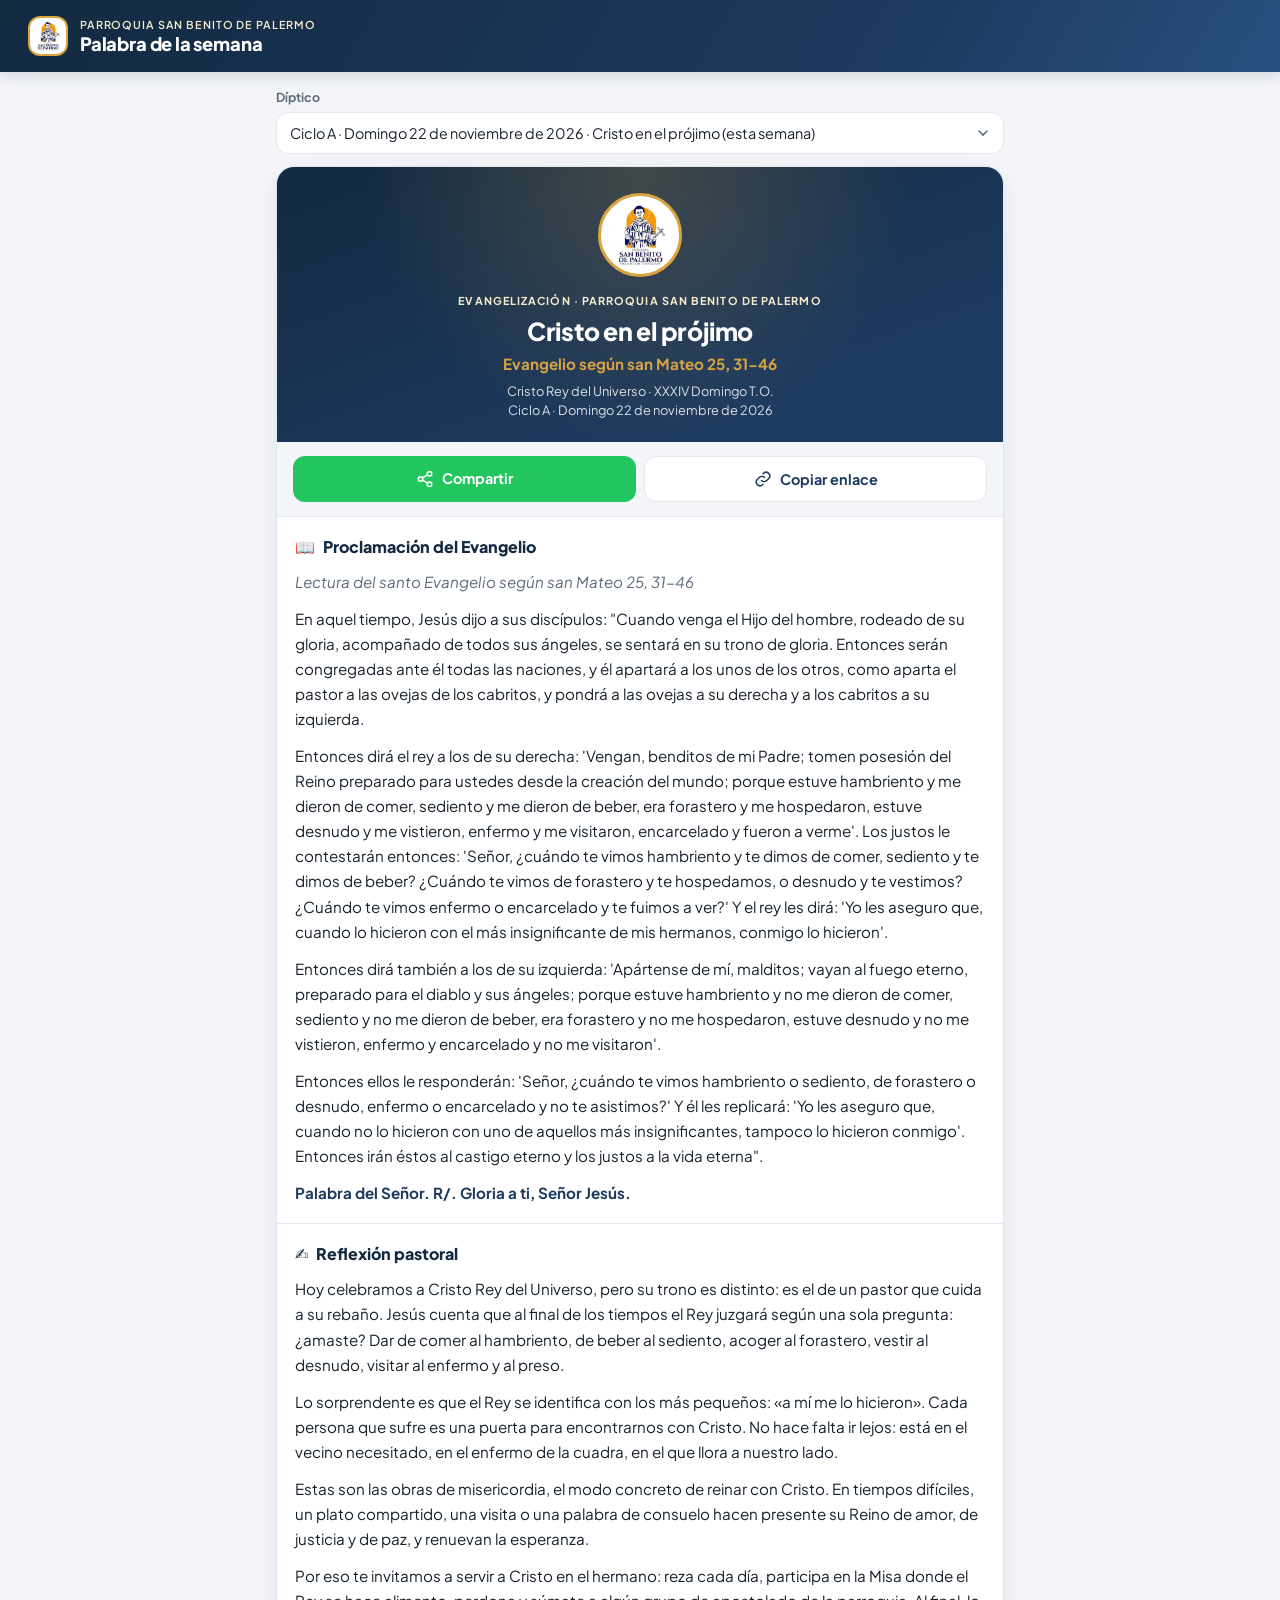
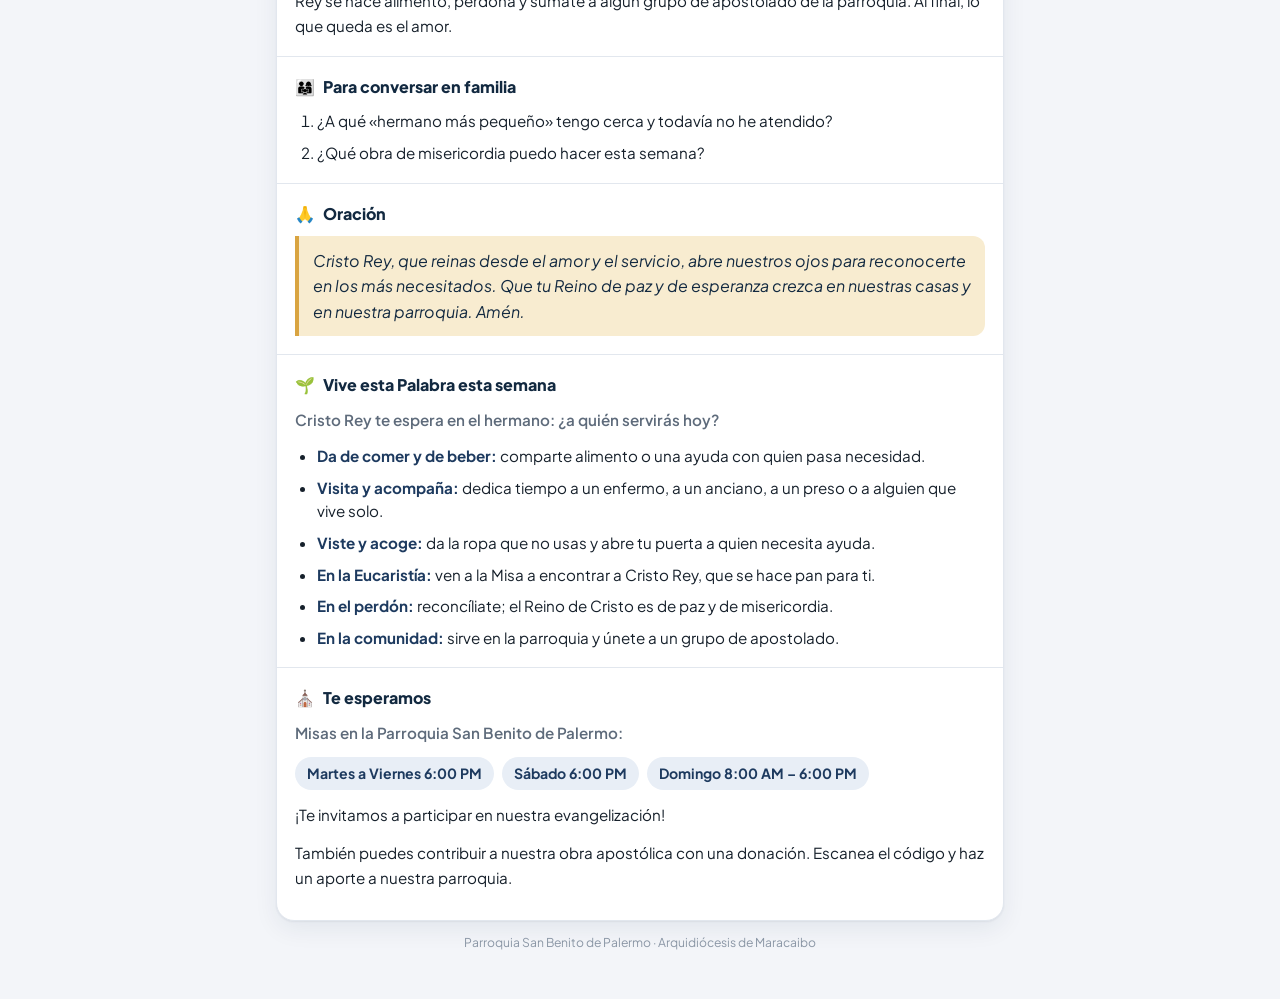
<file: palabra.html>
<!DOCTYPE html>
<html lang="es">
<head>
  <meta charset="UTF-8" />
  <meta name="viewport" content="width=device-width, initial-scale=1.0, viewport-fit=cover" />
  <meta name="theme-color" content="#1d3a5f" />
  <title>Palabra de la semana · Parroquia San Benito de Palermo</title>
  <meta name="description" content="Díptico de evangelización de la Parroquia San Benito de Palermo: Evangelio del domingo, reflexión, oración y horarios de misa." />
  <meta property="og:title" content="Palabra de la semana · Parroquia San Benito de Palermo" />
  <meta property="og:description" content="Evangelio del domingo, reflexión, oración y horarios de misa." />
  <meta property="og:image" content="https://pauldavid2809-cloud.github.io/seminaristas/img/logo-san-benito.jpg" />
  <link rel="icon" href="img/logo-san-benito.jpg" />
  <link rel="preconnect" href="https://fonts.googleapis.com" />
  <link rel="preconnect" href="https://fonts.gstatic.com" crossorigin />
  <link rel="stylesheet" crossorigin="anonymous" href="https://fonts.googleapis.com/css2?family=Plus+Jakarta+Sans:wght@400;500;600;700;800&display=swap" />
  <link rel="stylesheet" href="styles.css?v=22" />
</head>
<!-- Página pública: solo muestra el díptico. No carga el censo ni Supabase. -->
<body class="pagina-publica">
  <header class="appbar">
    <div class="appbar-marca">
      <span class="appbar-logo"><img src="img/logo-san-benito.jpg" alt="" /></span>
      <div>
        <p class="appbar-sobre">Parroquia San Benito de Palermo</p>
        <h1 class="appbar-titulo">Palabra de la semana</h1>
      </div>
    </div>
  </header>

  <main>
    <div id="palabra-selector-publico"></div>
    <div id="palabra-publica"></div>
    <p class="pie-publico">Parroquia San Benito de Palermo · Arquidiócesis de Maracaibo</p>
  </main>

  <script src="dipticos.js?v=2"></script>
  <script src="palabra.js?v=3"></script>
  <script>
    (function () {
      const pedido = new URLSearchParams(location.search).get("d");
      const semana = dipticoActual();
      let d = (pedido && dipticoPorId(pedido)) || semana;

      function pintar() {
        const cont = document.querySelector("#palabra-publica");
        if (!d) {
          cont.innerHTML = '<div class="card vacio-card">Todavía no hay dípticos publicados.</div>';
          return;
        }
        document.querySelector("#palabra-selector-publico").innerHTML = htmlSelectorDipticos(d.id, semana && semana.id);
        cont.innerHTML = htmlDiptico(d);
        document.title = d.titulo + " · Parroquia San Benito de Palermo";
      }

      document.addEventListener("change", function (ev) {
        if (ev.target.id !== "palabra-selector") return;
        d = dipticoPorId(ev.target.value);
        history.replaceState(null, "", "?d=" + encodeURIComponent(d.id));
        pintar();
        window.scrollTo({ top: 0 });
      });

      pintar();
      if ("serviceWorker" in navigator) navigator.serviceWorker.register("sw.js").catch(function () {});
    })();
  </script>
</body>
</html>
</file>
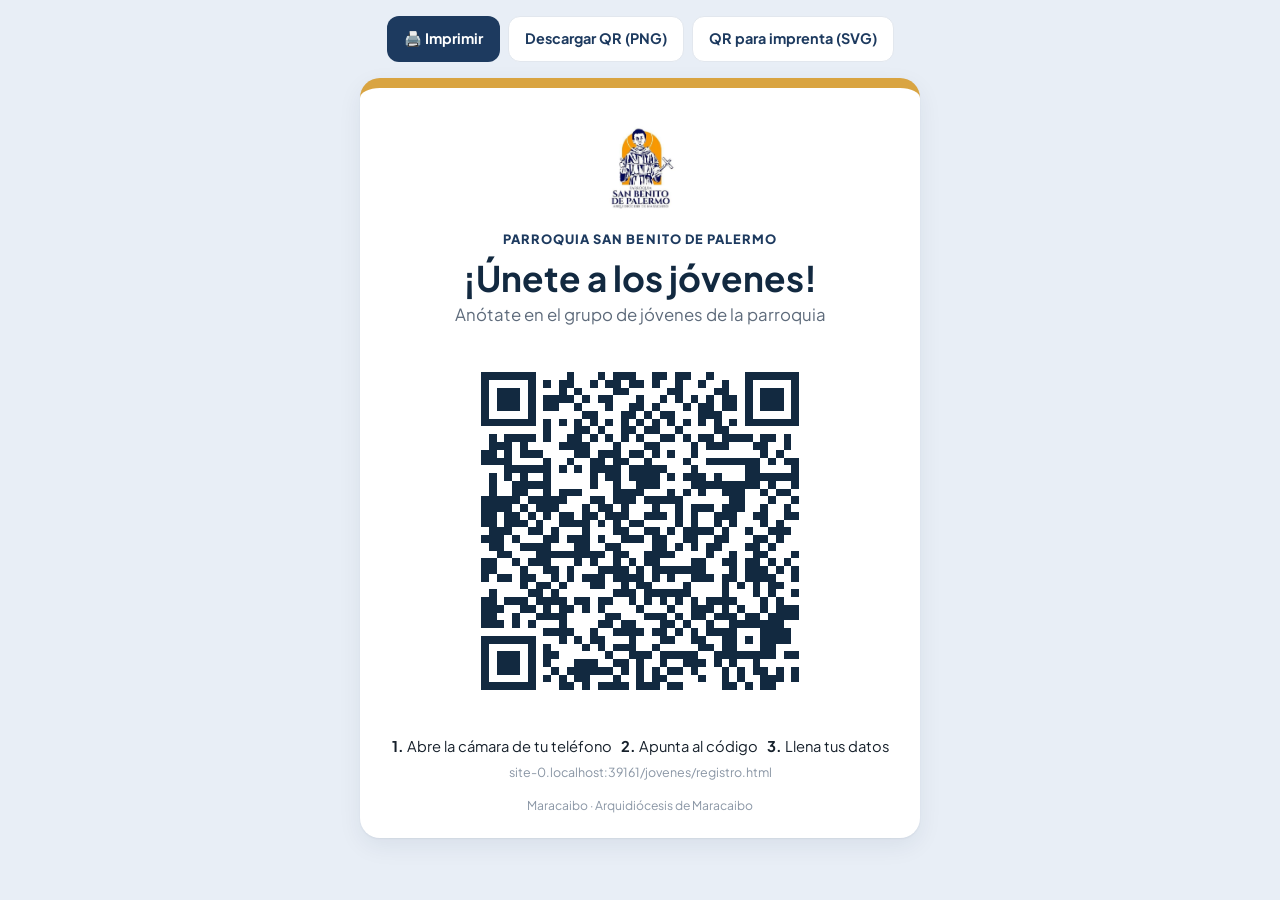
<file: jovenes/afiche.html>
<!DOCTYPE html>
<html lang="es">
<head>
  <meta charset="UTF-8" />
  <meta name="viewport" content="width=device-width, initial-scale=1.0" />
  <meta name="robots" content="noindex" />
  <title>QR de jóvenes · San Benito de Palermo</title>
  <link rel="icon" href="../img/logo-san-benito.jpg" />
  <link rel="preconnect" href="https://fonts.googleapis.com" />
  <link rel="preconnect" href="https://fonts.gstatic.com" crossorigin />
  <link rel="stylesheet" crossorigin="anonymous" href="https://fonts.googleapis.com/css2?family=Plus+Jakarta+Sans:wght@400;500;600;700;800&display=swap" />
  <link rel="stylesheet" href="../styles.css?v=31" />
  <link rel="stylesheet" href="jovenes.css?v=1" />
</head>
<!-- Afiche para imprimir (o compartir): el QR lleva a registro.html -->
<body class="afiche">
  <div class="afiche-botones">
    <button type="button" class="btn btn-principal" onclick="window.print()">🖨️ Imprimir</button>
    <a class="btn btn-secundario" href="qr-jovenes.png" download="qr-jovenes-san-benito.png">Descargar QR (PNG)</a>
    <a class="btn btn-secundario" href="qr-jovenes.svg" download="qr-jovenes-san-benito.svg">QR para imprenta (SVG)</a>
  </div>

  <article class="afiche-hoja">
    <img class="afiche-logo" src="../img/logo-san-benito.jpg" alt="Parroquia San Benito de Palermo" />
    <p class="afiche-sobre">Parroquia San Benito de Palermo</p>
    <h1>¡Únete a los jóvenes!</h1>
    <p class="afiche-sub">Anótate en el grupo de jóvenes de la parroquia</p>
    <img class="afiche-qr" src="qr-jovenes.png" alt="Código QR para anotarse en el grupo de jóvenes" />
    <p class="afiche-paso"><strong>1.</strong> Abre la cámara de tu teléfono &nbsp; <strong>2.</strong> Apunta al código &nbsp; <strong>3.</strong> Llena tus datos</p>
    <p class="afiche-url" id="url"></p>
    <p class="afiche-pie">Maracaibo · Arquidiócesis de Maracaibo</p>
  </article>

  <script>
    document.getElementById("url").textContent = new URL("registro.html", location.href).href.replace(/^https?:\/\//, "");
  </script>
</body>
</html>
</file>
<file: styles.css>
/* ==========================================================================
   Censo parroquial · Parroquia "San Benito de Palermo"
   Identidad: azul profundo con acentos dorados
   ========================================================================== */

:root {
  --primario: #1d3a5f;
  --primario-600: #28507f;
  --primario-oscuro: #122940;
  --primario-suave: #e8eef6;
  --acento: #d9a441;
  --acento-claro: #f8ecd0;
  --fondo: #f3f5f9;
  --superficie: #ffffff;
  --tinta: #16202b;
  --tinta-suave: #5e6b7b;
  --tinta-tenue: #8a96a5;
  --linea: #e2e7ee;
  --rojo: #b3402e;
  --rojo-suave: #fbe5e0;
  --ambar-suave: #fdf1d6;
  --ambar: #8a5a00;
  --verde: #23714a;
  --verde-suave: #ddf1e5;
  --radio: 18px;
  --radio-sm: 12px;
  --sombra: 0 1px 2px rgba(18, 41, 64, 0.06), 0 8px 24px rgba(18, 41, 64, 0.07);
  --sombra-alta: 0 12px 40px rgba(18, 41, 64, 0.22);
  --nav-alto: 68px;
  --seguro-abajo: env(safe-area-inset-bottom, 0px);
}

* {
  margin: 0;
  padding: 0;
  box-sizing: border-box;
}

html {
  -webkit-text-size-adjust: 100%;
}

body {
  font-family: "Plus Jakarta Sans", system-ui, -apple-system, "Segoe UI", Roboto, sans-serif;
  background: var(--fondo);
  color: var(--tinta);
  line-height: 1.5;
  padding-bottom: calc(var(--nav-alto) + var(--seguro-abajo) + 84px);
}

body.hoja-abierta {
  overflow: hidden;
}

/* Solo los íconos propios (viewBox 24×24): la capa SVG de Leaflet no debe heredar esto */
svg[viewBox="0 0 24 24"] {
  width: 22px;
  height: 22px;
  fill: none;
  stroke: currentColor;
  stroke-width: 2;
  stroke-linecap: round;
  stroke-linejoin: round;
  flex: 0 0 auto;
}

button {
  font-family: inherit;
}

/* ---------- Barra superior ---------- */

.appbar {
  position: sticky;
  top: 0;
  z-index: 30;
  display: flex;
  align-items: center;
  justify-content: space-between;
  gap: 12px;
  padding: 14px 18px;
  background: linear-gradient(120deg, var(--primario-oscuro), var(--primario) 70%, var(--primario-600));
  color: #fff;
  box-shadow: 0 2px 14px rgba(18, 41, 64, 0.18);
}

.appbar-marca {
  display: flex;
  align-items: center;
  gap: 12px;
  min-width: 0;
}

.appbar-logo {
  width: 40px;
  height: 40px;
  border-radius: 12px;
  background: rgba(255, 255, 255, 0.12);
  border: 1px solid rgba(217, 164, 65, 0.6);
  display: grid;
  place-items: center;
  flex: 0 0 auto;
}

.appbar-logo svg {
  width: 20px;
  height: 20px;
  fill: var(--acento);
  stroke: none;
}

.appbar-sobre {
  font-size: 0.68rem;
  font-weight: 600;
  letter-spacing: 0.08em;
  text-transform: uppercase;
  color: var(--acento-claro);
  white-space: nowrap;
  overflow: hidden;
  text-overflow: ellipsis;
}

.appbar-titulo {
  font-size: 1.15rem;
  font-weight: 800;
  letter-spacing: -0.01em;
  line-height: 1.2;
}

.estado-red {
  display: inline-flex;
  align-items: center;
  gap: 6px;
  font-size: 0.7rem;
  font-weight: 700;
  padding: 5px 10px;
  border-radius: 999px;
  background: rgba(255, 255, 255, 0.12);
  white-space: nowrap;
}

.estado-red::before {
  content: "";
  width: 7px;
  height: 7px;
  border-radius: 50%;
  background: #4ade80;
}

.estado-red.sin-red::before {
  background: #fbbf24;
}

/* ---------- Estructura ---------- */

main {
  max-width: 760px;
  margin: 0 auto;
  padding: 16px 16px 8px;
}

.vista {
  display: none;
}

.vista.visible {
  display: block;
  animation: aparecer 0.18s ease-out;
}

@keyframes aparecer {
  from {
    opacity: 0;
    transform: translateY(4px);
  }
}

.card {
  background: var(--superficie);
  border: 1px solid var(--linea);
  border-radius: var(--radio);
  box-shadow: var(--sombra);
  padding: 16px;
  margin-bottom: 12px;
}

.card h3 {
  font-size: 0.95rem;
  font-weight: 700;
  margin-bottom: 12px;
  color: var(--primario-oscuro);
}

.titulo-seccion {
  font-size: 0.75rem;
  font-weight: 700;
  letter-spacing: 0.06em;
  text-transform: uppercase;
  color: var(--tinta-suave);
  margin: 18px 4px 8px;
}

.mini-dia,
.texto-suave {
  display: block;
  font-size: 0.8rem;
  color: var(--tinta-suave);
  margin-top: 2px;
}

.vacio-card {
  text-align: center;
  color: var(--tinta-suave);
  padding: 34px 20px;
}

.vacio-icono {
  font-size: 2rem;
  display: block;
  margin-bottom: 6px;
}

/* ---------- Resumen (KPIs) ---------- */

.kpis {
  display: grid;
  grid-template-columns: repeat(3, 1fr);
  gap: 10px;
  margin-bottom: 12px;
}

.kpis.cuatro {
  grid-template-columns: repeat(2, 1fr);
}

.kpi {
  background: var(--superficie);
  border: 1px solid var(--linea);
  border-radius: var(--radio);
  box-shadow: var(--sombra);
  padding: 12px 14px;
}

.kpi-valor {
  display: block;
  font-size: 1.55rem;
  font-weight: 800;
  letter-spacing: -0.02em;
  color: var(--primario-oscuro);
  line-height: 1.15;
}

.kpi-etiqueta {
  font-size: 0.72rem;
  font-weight: 600;
  color: var(--tinta-suave);
}

.kpi.destacado {
  background: linear-gradient(135deg, var(--primario), var(--primario-600));
  border-color: transparent;
}

.kpi.destacado .kpi-valor {
  color: #fff;
}

.kpi.destacado .kpi-etiqueta {
  color: var(--acento-claro);
}

/* ---------- Botones ---------- */

.btn {
  display: inline-flex;
  align-items: center;
  justify-content: center;
  gap: 8px;
  border: 1px solid transparent;
  border-radius: var(--radio-sm);
  padding: 11px 16px;
  font-size: 0.9rem;
  font-weight: 700;
  cursor: pointer;
  text-decoration: none;
  transition: transform 0.08s ease, background 0.15s ease;
  -webkit-tap-highlight-color: transparent;
}

.btn:active {
  transform: scale(0.97);
}

.btn svg {
  width: 18px;
  height: 18px;
}

.btn-principal {
  background: var(--primario);
  color: #fff;
}

.btn-principal:hover {
  background: var(--primario-600);
}

.btn-principal:disabled {
  opacity: 0.6;
  cursor: wait;
}

.btn-secundario {
  background: var(--superficie);
  color: var(--primario);
  border-color: var(--linea);
}

.btn-suave {
  background: var(--primario-suave);
  color: var(--primario);
}

.btn-acento {
  background: var(--acento);
  color: var(--primario-oscuro);
}

.btn-bloque {
  width: 100%;
}

.btn-icono {
  width: 38px;
  height: 38px;
  padding: 0;
  border-radius: 11px;
  background: var(--fondo);
  color: var(--tinta-suave);
  border: 1px solid var(--linea);
}

.btn-icono.peligro {
  color: var(--rojo);
}

.btn-whatsapp {
  background: #22c55e;
  color: #fff;
  padding: 8px 14px;
  font-size: 0.8rem;
  border-radius: 999px;
}

.btn-chip {
  padding: 7px 12px;
  font-size: 0.78rem;
  border-radius: 999px;
}

/* Botón flotante */

.fab {
  position: fixed;
  right: 18px;
  bottom: calc(var(--nav-alto) + var(--seguro-abajo) + 16px);
  z-index: 25;
  display: inline-flex;
  align-items: center;
  gap: 8px;
  border: none;
  border-radius: 999px;
  padding: 15px 22px 15px 18px;
  background: var(--acento);
  color: var(--primario-oscuro);
  font-size: 0.95rem;
  font-weight: 800;
  box-shadow: var(--sombra-alta);
  cursor: pointer;
  transition: transform 0.12s ease;
}

.fab:active {
  transform: scale(0.96);
}

.fab svg {
  stroke-width: 2.6;
}

.fab.oculto {
  display: none;
}

/* ---------- Pestañas inferiores ---------- */

.tabs {
  position: fixed;
  left: 0;
  right: 0;
  bottom: 0;
  z-index: 26;
  display: flex;
  justify-content: center;
  gap: 4px;
  height: calc(var(--nav-alto) + var(--seguro-abajo));
  padding: 8px 12px calc(8px + var(--seguro-abajo));
  background: rgba(255, 255, 255, 0.94);
  backdrop-filter: blur(10px);
  -webkit-backdrop-filter: blur(10px);
  border-top: 1px solid var(--linea);
}

.tab {
  flex: 1;
  max-width: 160px;
  display: flex;
  flex-direction: column;
  align-items: center;
  justify-content: center;
  gap: 2px;
  border: none;
  border-radius: 14px;
  background: none;
  color: var(--tinta-tenue);
  cursor: pointer;
  -webkit-tap-highlight-color: transparent;
}

.tab span {
  font-size: 0.7rem;
  font-weight: 700;
}

.tab.activo {
  color: var(--primario);
  background: var(--primario-suave);
}

/* ---------- Guía de preguntas ---------- */

.guia-censo {
  padding: 0;
  overflow: hidden;
}

.guia-censo summary {
  display: flex;
  align-items: center;
  gap: 10px;
  padding: 14px 16px;
  cursor: pointer;
  font-weight: 700;
  font-size: 0.92rem;
  color: var(--primario-oscuro);
  list-style: none;
}

.guia-censo summary::-webkit-details-marker {
  display: none;
}

.guia-censo summary::after {
  content: "";
  margin-left: auto;
  width: 8px;
  height: 8px;
  border-right: 2px solid var(--tinta-tenue);
  border-bottom: 2px solid var(--tinta-tenue);
  transform: rotate(45deg);
  transition: transform 0.15s ease;
}

.guia-censo details[open] summary::after {
  transform: rotate(-135deg);
}

.guia-icono {
  width: 30px;
  height: 30px;
  border-radius: 9px;
  background: var(--acento-claro);
  display: grid;
  place-items: center;
  font-size: 0.95rem;
}

.guia-cuerpo {
  padding: 0 16px 16px;
}

.guia-censo h4 {
  font-size: 0.85rem;
  color: var(--primario);
  margin: 14px 0 4px;
}

.lista {
  list-style: none;
}

.lista li {
  padding: 7px 0;
  border-bottom: 1px dashed var(--linea);
  font-size: 0.88rem;
}

.lista li:last-child {
  border-bottom: none;
}

/* ---------- Filtros ---------- */

.censo-filtros {
  display: flex;
  flex-direction: column;
  gap: 10px;
  margin: 4px 0 12px;
}

.buscador {
  position: relative;
}

.buscador svg {
  position: absolute;
  left: 14px;
  top: 50%;
  transform: translateY(-50%);
  width: 18px;
  height: 18px;
  color: var(--tinta-tenue);
  pointer-events: none;
}

.buscador input {
  padding-left: 42px !important;
}

.filtro-fila {
  display: flex;
  gap: 8px;
}

.filtro-fila select {
  flex: 1;
  min-width: 0;
}

.form-campo input,
.form-campo select,
.form-campo textarea,
.censo-filtros input,
.censo-filtros select,
.selector-zona {
  width: 100%;
  border: 1px solid var(--linea);
  border-radius: var(--radio-sm);
  padding: 11px 13px;
  font-size: 0.92rem;
  font-family: inherit;
  background-color: var(--superficie);
  color: var(--tinta);
  appearance: none;
  -webkit-appearance: none;
}

.form-campo select,
.censo-filtros select,
.selector-zona {
  background-image: url("data:image/svg+xml,%3Csvg xmlns='http://www.w3.org/2000/svg' viewBox='0 0 24 24' fill='none' stroke='%235e6b7b' stroke-width='2.4' stroke-linecap='round'%3E%3Cpath d='m6 9 6 6 6-6'/%3E%3C/svg%3E");
  background-repeat: no-repeat;
  background-position: right 12px center;
  background-size: 16px;
  padding-right: 36px;
}

.form-campo input:focus,
.form-campo select:focus,
.form-campo textarea:focus,
.censo-filtros input:focus,
.censo-filtros select:focus,
.selector-zona:focus {
  outline: 3px solid rgba(217, 164, 65, 0.35);
  border-color: var(--acento);
}

.filtro-chips,
.cat-chips {
  display: flex;
  gap: 6px;
}

.filtro-chips {
  overflow-x: auto;
  padding: 2px 2px 4px;
  margin: 0 -2px;
  scrollbar-width: none;
}

.filtro-chips::-webkit-scrollbar {
  display: none;
}

.cat-chips {
  flex-wrap: wrap;
}

.cat-chip {
  flex: 0 0 auto;
  border: 1px solid var(--linea);
  background: var(--superficie);
  border-radius: 999px;
  padding: 7px 13px;
  font-size: 0.8rem;
  font-weight: 600;
  color: var(--tinta);
  cursor: pointer;
  -webkit-tap-highlight-color: transparent;
}

.cat-chip.activo {
  background: var(--primario);
  border-color: var(--primario);
  color: #fff;
}

.censo-contador {
  font-size: 0.78rem;
  color: var(--tinta-suave);
  font-weight: 700;
  margin: 0 4px 10px;
}

/* ---------- Tarjetas de casa ---------- */

.casa-card {
  padding: 0;
  overflow: hidden;
}

.casa-cab {
  display: flex;
  gap: 12px;
  padding: 16px 16px 12px;
}

.casa-avatar {
  width: 44px;
  height: 44px;
  border-radius: 13px;
  display: grid;
  place-items: center;
  font-size: 1.2rem;
  flex: 0 0 auto;
  background: var(--primario-suave);
}

.casa-info {
  min-width: 0;
  flex: 1;
}

.casa-titulo {
  display: flex;
  align-items: center;
  gap: 8px;
  flex-wrap: wrap;
}

.casa-titulo strong {
  font-size: 1rem;
  color: var(--primario-oscuro);
}

.zona-pill {
  display: inline-flex;
  align-items: center;
  gap: 5px;
  font-size: 0.7rem;
  font-weight: 700;
  padding: 3px 9px;
  border-radius: 999px;
  background: var(--fondo);
  border: 1px solid var(--linea);
  color: var(--tinta-suave);
  white-space: nowrap;
}

.zona-punto {
  width: 8px;
  height: 8px;
  border-radius: 50%;
  display: inline-block;
  flex: 0 0 auto;
}

.casa-linea {
  display: flex;
  align-items: flex-start;
  gap: 6px;
  font-size: 0.84rem;
  color: var(--tinta-suave);
  margin-top: 4px;
}

.casa-linea svg {
  width: 15px;
  height: 15px;
  margin-top: 3px;
}

.casa-linea a {
  color: var(--primario);
  font-weight: 600;
  text-decoration: none;
}

.casa-acciones {
  display: flex;
  gap: 8px;
  padding: 0 16px 14px;
  flex-wrap: wrap;
  align-items: center;
}

.casa-acciones .espaciador {
  flex: 1;
}

.ubic-ok {
  color: var(--verde);
}

.ubic-falta {
  color: var(--ambar);
}

.personas-lista {
  border-top: 1px solid var(--linea);
  background: #fafbfd;
}

.persona-censo {
  padding: 12px 16px;
  border-bottom: 1px solid var(--linea);
}

.persona-censo:last-child {
  border-bottom: none;
}

.persona-censo-cab {
  display: flex;
  align-items: center;
  gap: 8px;
}

.persona-nombre {
  font-weight: 700;
  color: var(--tinta);
  flex: 1;
  min-width: 0;
}

.persona-edad {
  font-weight: 500;
  color: var(--tinta-tenue);
  font-size: 0.82rem;
}

.persona-censo-badges {
  margin: 6px 0;
  display: flex;
  flex-wrap: wrap;
  gap: 5px;
}

.badge {
  display: inline-flex;
  align-items: center;
  gap: 4px;
  font-size: 0.72rem;
  font-weight: 700;
  padding: 3px 9px;
  border-radius: 999px;
  white-space: nowrap;
}

.badge.cat {
  background: var(--acento-claro);
  color: #6b4a0a;
}

.persona-nota {
  font-size: 0.8rem;
  color: var(--tinta-suave);
  margin: 2px 0 4px;
}

.persona-censo-pie {
  display: flex;
  align-items: center;
  gap: 6px;
  margin-top: 8px;
}

.persona-censo-pie .btn-icono {
  width: 34px;
  height: 34px;
}

.persona-censo-pie .btn-icono svg {
  width: 16px;
  height: 16px;
}

.registro-pie {
  margin-left: auto;
  font-size: 0.72rem;
  color: var(--tinta-tenue);
}

.select-estado {
  border-radius: 999px;
  border: none;
  font-size: 0.72rem;
  font-weight: 700;
  padding: 5px 10px;
  font-family: inherit;
  cursor: pointer;
}

.est-pendiente {
  background: var(--rojo-suave);
  color: var(--rojo);
}

.est-en-proceso {
  background: var(--ambar-suave);
  color: var(--ambar);
}

.est-atendido {
  background: var(--verde-suave);
  color: var(--verde);
}

.mas-fuera-filtro {
  padding: 10px 16px;
  font-size: 0.78rem;
  color: var(--tinta-suave);
  border-top: 1px solid var(--linea);
}

/* ---------- Aviso offline ---------- */

.aviso-offline {
  background: var(--ambar-suave);
  border: 1px solid #f1d28a;
  border-radius: var(--radio);
  padding: 12px 14px;
  font-size: 0.85rem;
  margin-bottom: 12px;
  display: flex;
  align-items: center;
  gap: 10px;
  flex-wrap: wrap;
}

/* ---------- Hoja deslizable (formulario) ---------- */

.hoja {
  position: fixed;
  inset: 0;
  z-index: 50;
  display: flex;
  align-items: flex-end;
  justify-content: center;
}

.hoja[hidden] {
  display: none;
}

.hoja-fondo {
  position: absolute;
  inset: 0;
  background: rgba(12, 24, 38, 0.5);
  animation: fundido 0.2s ease-out;
}

.hoja-panel {
  position: relative;
  width: 100%;
  max-width: 640px;
  max-height: 94vh;
  max-height: 94dvh;
  display: flex;
  flex-direction: column;
  background: var(--fondo);
  border-radius: 24px 24px 0 0;
  box-shadow: var(--sombra-alta);
  animation: subir 0.24s cubic-bezier(0.2, 0.8, 0.2, 1);
}

@keyframes fundido {
  from {
    opacity: 0;
  }
}

@keyframes subir {
  from {
    transform: translateY(40px);
    opacity: 0;
  }
}

.hoja-cab {
  display: flex;
  align-items: center;
  gap: 12px;
  padding: 10px 18px 12px;
  background: var(--superficie);
  border-radius: 24px 24px 0 0;
  border-bottom: 1px solid var(--linea);
}

.hoja-cab::before {
  content: "";
  position: absolute;
  top: 7px;
  left: 50%;
  width: 40px;
  height: 4px;
  margin-left: -20px;
  border-radius: 2px;
  background: var(--linea);
}

.hoja-cab h2 {
  flex: 1;
  font-size: 1.05rem;
  font-weight: 800;
  color: var(--primario-oscuro);
  padding-top: 10px;
}

.hoja-cab .btn-icono {
  margin-top: 10px;
}

.hoja-cuerpo {
  overflow-y: auto;
  padding: 14px 16px 8px;
  -webkit-overflow-scrolling: touch;
  overscroll-behavior: contain;
}

.hoja-pie {
  display: flex;
  gap: 10px;
  padding: 12px 16px calc(12px + var(--seguro-abajo));
  background: var(--superficie);
  border-top: 1px solid var(--linea);
}

.hoja-pie .btn {
  flex: 1;
}

.hoja-pie .btn-principal {
  flex: 2;
}

.form-seccion {
  background: var(--superficie);
  border: 1px solid var(--linea);
  border-radius: var(--radio);
  padding: 14px;
  margin-bottom: 12px;
}

.form-seccion-titulo {
  display: flex;
  align-items: center;
  gap: 8px;
  font-size: 0.78rem;
  font-weight: 800;
  letter-spacing: 0.04em;
  text-transform: uppercase;
  color: var(--primario);
  margin-bottom: 12px;
}

.form-seccion-titulo svg {
  width: 17px;
  height: 17px;
}

.form-campo {
  margin-bottom: 12px;
  flex: 1;
  min-width: 0;
}

.form-campo:last-child {
  margin-bottom: 0;
}

.form-campo label {
  display: block;
  font-size: 0.78rem;
  font-weight: 700;
  color: var(--tinta-suave);
  margin-bottom: 5px;
}

.form-campo textarea {
  resize: vertical;
}

.form-fila {
  display: flex;
  gap: 10px;
}

.form-persona {
  border-style: dashed;
  border-color: #cfd8e3;
}

.form-persona-cab {
  display: flex;
  justify-content: space-between;
  align-items: center;
  margin-bottom: 12px;
}

.form-persona-cab .form-seccion-titulo {
  margin-bottom: 0;
}

.btn-quitar {
  border: none;
  background: var(--rojo-suave);
  color: var(--rojo);
  font-size: 0.75rem;
  font-weight: 700;
  padding: 5px 10px;
  border-radius: 999px;
  cursor: pointer;
}

.form-contexto {
  display: flex;
  align-items: center;
  gap: 8px;
  font-size: 0.85rem;
  font-weight: 600;
  color: var(--tinta-suave);
  margin-bottom: 12px;
}

.form-error {
  color: var(--rojo);
  background: var(--rojo-suave);
  font-size: 0.85rem;
  font-weight: 600;
  padding: 10px 12px;
  border-radius: var(--radio-sm);
  margin-bottom: 12px;
}

/* Ubicación en el formulario */

.ubic-estado {
  display: flex;
  align-items: center;
  gap: 8px;
  font-size: 0.84rem;
  font-weight: 600;
  padding: 10px 12px;
  border-radius: var(--radio-sm);
  background: var(--fondo);
  color: var(--tinta-suave);
  margin-bottom: 10px;
}

.ubic-estado.ok {
  background: var(--verde-suave);
  color: var(--verde);
}

.ubic-estado.buscando {
  background: var(--primario-suave);
  color: var(--primario);
}

.ubic-estado.error {
  background: var(--rojo-suave);
  color: var(--rojo);
}

.ubic-estado.aviso {
  background: var(--ambar-suave);
  color: var(--ambar);
}

.ubic-estado svg {
  width: 18px;
  height: 18px;
}

.girando {
  animation: girar 1s linear infinite;
}

@keyframes girar {
  to {
    transform: rotate(360deg);
  }
}

.form-mapa {
  position: relative;
  isolation: isolate;
  height: 210px;
  border-radius: var(--radio-sm);
  border: 1px solid var(--linea);
  overflow: hidden;
  margin-bottom: 10px;
  background: var(--primario-suave);
}

.ubic-botones {
  display: flex;
  gap: 8px;
}

.ubic-botones .btn {
  flex: 1;
}

.ayuda {
  font-size: 0.76rem;
  color: var(--tinta-tenue);
  margin-top: 8px;
}

/* ---------- Mapa ---------- */

.mapa-barra {
  display: flex;
  gap: 8px;
  margin-bottom: 10px;
}

.mapa-marco {
  position: relative;
  isolation: isolate; /* que las capas de Leaflet (z-index 400+) no tapen la hoja */
}

.mapa-general {
  height: calc(100vh - 300px);
  height: calc(100dvh - 300px);
  min-height: 320px;
  border-radius: var(--radio);
  border: 1px solid var(--linea);
  box-shadow: var(--sombra);
  overflow: hidden;
  background: var(--primario-suave);
  z-index: 1;
}

.mapa-btn-yo {
  position: absolute;
  right: 12px;
  bottom: 12px;
  z-index: 5;
  width: 44px;
  height: 44px;
  border-radius: 12px;
  border: 1px solid var(--linea);
  background: var(--superficie);
  color: var(--primario);
  display: grid;
  place-items: center;
  box-shadow: var(--sombra);
  cursor: pointer;
}

.mapa-btn-yo circle:first-child {
  fill: currentColor;
}

.mapa-pie {
  display: flex;
  flex-wrap: wrap;
  gap: 6px 12px;
  margin-top: 10px;
  font-size: 0.76rem;
  color: var(--tinta-suave);
  font-weight: 600;
}

.leyenda {
  display: inline-flex;
  align-items: center;
  gap: 5px;
}

.mapa-sin-ubic {
  width: 100%;
  margin-top: 2px;
}

.mapa-fallback {
  display: grid;
  place-items: center;
  height: 100%;
  text-align: center;
  padding: 24px;
  color: var(--tinta-suave);
  font-size: 0.9rem;
}

.leaflet-container {
  font-family: inherit;
}

.leaflet-popup-content-wrapper {
  border-radius: 14px;
}

.popup-casa strong {
  display: block;
  font-size: 0.95rem;
  color: var(--primario-oscuro);
}

.popup-casa p {
  margin: 4px 0 !important;
  font-size: 0.8rem;
  color: var(--tinta-suave);
}

.popup-casa .btn {
  margin-top: 6px;
  padding: 7px 12px;
  font-size: 0.78rem;
  color: #fff !important;
}

.pin-yo {
  width: 16px;
  height: 16px;
  border-radius: 50%;
  background: #2563eb;
  border: 3px solid #fff;
  box-shadow: 0 0 0 6px rgba(37, 99, 235, 0.25);
}

/* ---------- Estadísticas ---------- */

.stats-estados {
  display: flex;
  gap: 6px;
  flex-wrap: wrap;
}

.barra-fila {
  display: flex;
  align-items: center;
  gap: 10px;
  padding: 6px 0;
  font-size: 0.85rem;
}

.barra-etiqueta {
  flex: 0 0 42%;
  min-width: 0;
  overflow: hidden;
  text-overflow: ellipsis;
  white-space: nowrap;
  display: flex;
  align-items: center;
  gap: 6px;
}

.barra-pista {
  flex: 1;
  height: 10px;
  background: var(--fondo);
  border-radius: 999px;
  overflow: hidden;
}

.barra-relleno {
  height: 100%;
  background: linear-gradient(90deg, var(--acento), #e8bb5f);
  border-radius: 999px;
}

.barra-valor {
  flex: 0 0 auto;
  font-weight: 800;
  color: var(--primario-oscuro);
  white-space: nowrap;
}

.barra-extra {
  font-size: 0.74rem;
  font-weight: 600;
  color: var(--tinta-tenue);
}

.tabla-scroll {
  overflow-x: auto;
  -webkit-overflow-scrolling: touch;
}

table {
  border-collapse: separate;
  border-spacing: 0;
  width: 100%;
  font-size: 0.8rem;
}

.tabla-cruce {
  min-width: 620px;
}

th,
td {
  padding: 8px 10px;
  text-align: left;
  border-bottom: 1px solid var(--linea);
}

th {
  background: var(--primario);
  color: #fff;
  font-size: 0.7rem;
  font-weight: 700;
  text-transform: uppercase;
  letter-spacing: 0.05em;
  white-space: nowrap;
}

th:first-child {
  border-top-left-radius: 10px;
}

th:last-child {
  border-top-right-radius: 10px;
}

td:not(:first-child) {
  text-align: center;
}

tbody tr:nth-child(even) {
  background: var(--fondo);
}

.stats-botones {
  display: grid;
  grid-template-columns: 1fr 1fr;
  gap: 10px;
  margin-top: 4px;
}

.stats-botones .btn-ancho {
  grid-column: 1 / -1;
}

.stats-print-header {
  display: none;
}

/* ---------- Impresión (PDF de estadísticas) ---------- */

@media print {
  body {
    padding: 0;
    background: #fff;
  }
  .appbar,
  .tabs,
  .fab,
  .hoja,
  #vista-censo,
  #vista-mapa,
  #vista-palabra,
  .no-imprimir {
    display: none !important;
  }
  #vista-stats {
    display: block !important;
  }
  main {
    padding: 0;
    max-width: none;
  }
  .stats-print-header {
    display: block;
    margin-bottom: 14px;
  }
  .stats-print-header h1 {
    font-size: 1.1rem;
    color: var(--primario-oscuro);
  }
  .stats-print-header p {
    font-size: 0.85rem;
    color: var(--tinta-suave);
  }
  .card,
  .kpi {
    box-shadow: none;
    border: 1px solid #ccc;
    break-inside: avoid;
  }
  .barra-relleno,
  .badge,
  .kpi.destacado,
  th,
  tbody tr:nth-child(even) {
    -webkit-print-color-adjust: exact;
    print-color-adjust: exact;
  }
}

/* ---------- Pantallas grandes ---------- */

@media (min-width: 720px) {
  .appbar {
    padding: 16px 28px;
  }

  .kpis.cuatro {
    grid-template-columns: repeat(4, 1fr);
  }

  .hoja {
    align-items: center;
  }

  .hoja-panel {
    border-radius: 24px;
    max-height: 90vh;
  }

  .hoja-pie {
    border-radius: 0 0 24px 24px;
  }

  .fab {
    right: max(24px, calc(50vw - 360px));
  }
}

/* ---------- Ajustes: pin propio y botón flotante compacto ---------- */

.pin-casa svg {
  width: 36px;
  height: 36px;
  fill: var(--acento);
  stroke: var(--primario-oscuro);
  stroke-width: 1.4;
  filter: drop-shadow(0 3px 4px rgba(18, 41, 64, 0.35));
}

.pin-casa svg circle {
  fill: #fff;
}

.fab.compacto {
  padding: 15px;
}

.fab.compacto span {
  display: none;
}

.ubic-botones .btn {
  white-space: nowrap;
}

/* ---------- Zonas pastorales ---------- */

.ubic-zona {
  display: flex;
  align-items: center;
  flex-wrap: wrap;
  gap: 8px;
  font-size: 0.82rem;
  font-weight: 600;
  padding: 9px 12px;
  border-radius: var(--radio-sm);
  margin-bottom: 10px;
}

.ubic-zona[hidden] {
  display: none;
}

.ubic-zona.ok {
  background: var(--primario-suave);
  color: var(--primario);
}

.ubic-zona.aviso {
  background: var(--ambar-suave);
  color: var(--ambar);
}

.ubic-zona svg {
  width: 17px;
  height: 17px;
}

.ubic-zona .zona-punto {
  width: 10px;
  height: 10px;
}

.etiqueta-zona span {
  display: grid;
  place-items: center;
  width: 26px;
  height: 26px;
  border-radius: 50%;
  border: 2.5px solid;
  background: rgba(255, 255, 255, 0.92);
  color: var(--primario-oscuro);
  font-size: 0.78rem;
  font-weight: 800;
  box-shadow: 0 1px 4px rgba(18, 41, 64, 0.3);
}

.pin-parroquia {
  display: grid;
  place-items: center;
  font-size: 1.25rem;
  background: #fff;
  border: 2px solid var(--acento);
  border-radius: 50%;
  box-shadow: 0 2px 8px rgba(18, 41, 64, 0.35);
}

.ubic-zona > span:not(.zona-punto) {
  flex: 1 1 180px;
  min-width: 0;
}

/* ---------- Logo de la parroquia ---------- */

.appbar-logo {
  background: #fff;
  border: 2px solid var(--acento);
  overflow: hidden;
  padding: 1px;
}

.appbar-logo img {
  width: 100%;
  height: 100%;
  object-fit: contain;
  display: block;
}

/* ---------- Palabra: díptico de la semana ---------- */

.diptico-selector {
  display: flex;
  flex-direction: column;
  gap: 5px;
  margin-bottom: 12px;
  font-size: 0.78rem;
  font-weight: 700;
  color: var(--tinta-suave);
}

.diptico-selector select {
  width: 100%;
  border: 1px solid var(--linea);
  border-radius: var(--radio-sm);
  padding: 11px 36px 11px 13px;
  font-size: 0.9rem;
  font-family: inherit;
  color: var(--tinta);
  appearance: none;
  -webkit-appearance: none;
  background: var(--superficie)
    url("data:image/svg+xml,%3Csvg xmlns='http://www.w3.org/2000/svg' viewBox='0 0 24 24' fill='none' stroke='%235e6b7b' stroke-width='2.4' stroke-linecap='round'%3E%3Cpath d='m6 9 6 6 6-6'/%3E%3C/svg%3E")
    no-repeat right 12px center / 16px;
}

.aviso-palabra {
  display: flex;
  align-items: flex-start;
  gap: 10px;
  background: var(--primario-suave);
  color: var(--primario);
  border-radius: var(--radio);
  padding: 12px 14px;
  font-size: 0.82rem;
  font-weight: 600;
  margin-bottom: 12px;
}

.aviso-palabra > svg {
  width: 20px;
  height: 20px;
  margin-top: 1px;
}

.aviso-palabra span svg {
  width: 15px;
  height: 15px;
  vertical-align: -3px;
  color: #16a34a;
}

.diptico {
  background: var(--superficie);
  border: 1px solid var(--linea);
  border-radius: var(--radio);
  box-shadow: var(--sombra);
  overflow: hidden;
  margin-bottom: 12px;
}

.diptico-portada {
  text-align: center;
  padding: 26px 20px 22px;
  background:
    radial-gradient(circle at 50% 0%, rgba(217, 164, 65, 0.22), transparent 60%),
    linear-gradient(160deg, var(--primario-oscuro), var(--primario) 75%);
  color: #fff;
}

.diptico-logo {
  width: 84px;
  height: 84px;
  border-radius: 50%;
  background: #fff;
  border: 3px solid var(--acento);
  object-fit: contain;
  padding: 3px;
  margin-bottom: 10px;
}

.diptico-sobre {
  font-size: 0.68rem;
  font-weight: 700;
  letter-spacing: 0.1em;
  text-transform: uppercase;
  color: var(--acento-claro);
}

.diptico-portada h2 {
  font-size: 1.55rem;
  font-weight: 800;
  letter-spacing: -0.01em;
  line-height: 1.2;
  margin: 8px 0 6px;
}

.diptico-cita {
  font-weight: 700;
  color: var(--acento);
  font-size: 0.95rem;
}

.diptico-tiempo {
  font-size: 0.8rem;
  opacity: 0.85;
  margin-top: 6px;
}

.diptico-acciones {
  display: flex;
  gap: 8px;
  padding: 14px 16px;
  border-bottom: 1px solid var(--linea);
  background: var(--fondo);
  flex-wrap: wrap;
}

.diptico-acciones .btn {
  flex: 1 1 160px;
}

.btn-whatsapp-grande {
  background: #22c55e;
  color: #fff;
}

.diptico-seccion {
  padding: 18px 18px 6px;
  border-bottom: 1px solid var(--linea);
}

.diptico-seccion:last-child {
  border-bottom: none;
  padding-bottom: 18px;
}

.diptico-seccion h3 {
  display: flex;
  align-items: center;
  gap: 8px;
  font-size: 1rem;
  font-weight: 800;
  color: var(--primario-oscuro);
  margin-bottom: 10px;
}

.diptico-seccion p {
  font-size: 0.95rem;
  line-height: 1.65;
  margin-bottom: 12px;
  color: var(--tinta);
}

.diptico-encabezado {
  font-style: italic;
  color: var(--tinta-suave) !important;
}

.diptico-cierre {
  font-weight: 700;
  color: var(--primario) !important;
}

.diptico-intro {
  font-weight: 600;
  color: var(--tinta-suave) !important;
}

.diptico-preguntas,
.diptico-vive,
.diptico-horarios {
  margin: 0 0 12px 0;
  padding-left: 22px;
}

.diptico-preguntas li,
.diptico-vive li {
  font-size: 0.95rem;
  line-height: 1.55;
  margin-bottom: 8px;
}

.diptico-vive strong {
  color: var(--primario);
}

.diptico-oracion blockquote {
  font-size: 1rem;
  font-style: italic;
  line-height: 1.6;
  color: var(--primario-oscuro);
  background: var(--acento-claro);
  border-left: 4px solid var(--acento);
  border-radius: 0 var(--radio-sm) var(--radio-sm) 0;
  padding: 12px 14px;
  margin-bottom: 12px;
}

.diptico-horarios {
  list-style: none;
  padding-left: 0;
  display: flex;
  flex-wrap: wrap;
  gap: 8px;
}

.diptico-horarios li {
  background: var(--primario-suave);
  color: var(--primario);
  font-weight: 700;
  font-size: 0.88rem;
  padding: 6px 12px;
  border-radius: 999px;
}

.btn-diptico {
  background: #dcfce7;
  border-color: #bbf7d0;
  color: #15803d;
}

/* ---------- Página pública del díptico ---------- */

body.pagina-publica {
  padding-bottom: 24px;
}

.pie-publico {
  text-align: center;
  font-size: 0.76rem;
  color: var(--tinta-tenue);
  margin: 8px 0 16px;
}

/* Acciones de la tarjeta de casa en una sola fila en teléfonos */
.casa-acciones {
  gap: 6px;
}

.casa-acciones .btn-icono {
  width: 34px;
  height: 34px;
}

.casa-acciones .btn-icono svg {
  width: 17px;
  height: 17px;
}

.diptico-acciones .btn {
  white-space: nowrap;
}

/* ---------- Mapa: mi ubicación en vivo ---------- */

.mi-ubic {
  background: var(--superficie);
  border: 1px solid var(--linea);
  border-radius: var(--radio);
  box-shadow: var(--sombra);
  padding: 12px 14px;
  margin-bottom: 10px;
}

.mi-ubic.error {
  background: var(--ambar-suave);
  border-color: #f1d28a;
  color: var(--ambar);
  display: flex;
  flex-direction: column;
  align-items: flex-start;
  gap: 8px;
}

.mi-ubic-cab {
  display: flex;
  align-items: center;
  gap: 10px;
}

.mi-ubic-cab > svg {
  width: 20px;
  height: 20px;
  color: var(--ambar);
}

.mi-ubic:not(.error) .mi-ubic-cab > svg.girando {
  color: var(--primario);
}

.mi-ubic-textos {
  flex: 1;
  min-width: 0;
  display: flex;
  flex-direction: column;
}

.mi-ubic-titulo {
  font-size: 0.98rem;
  font-weight: 700;
  color: var(--primario-oscuro);
  line-height: 1.3;
}

.mi-ubic.error .mi-ubic-titulo {
  color: var(--ambar);
  font-size: 0.88rem;
}

.mi-ubic-sub {
  font-size: 0.76rem;
  color: var(--tinta-suave);
  font-weight: 500;
}

.zona-punto.grande {
  width: 16px;
  height: 16px;
  box-shadow: 0 0 0 3px rgba(18, 41, 64, 0.08);
}

.mi-ubic-fila {
  display: flex;
  align-items: center;
  justify-content: space-between;
  gap: 8px;
  font-size: 0.84rem;
  color: var(--tinta);
  padding-top: 9px;
  margin-top: 9px;
  border-top: 1px dashed var(--linea);
}

.mi-ubic-fila .btn,
.mi-ubic-cab .btn {
  flex: 0 0 auto;
  white-space: nowrap;
}

.mapa-general {
  height: calc(100vh - 420px);
  height: calc(100dvh - 420px);
  min-height: 300px;
}

.mapa-btn-yo.activo {
  background: var(--primario);
  color: #fff;
  border-color: var(--primario);
}

.pin-yo {
  width: 18px;
  height: 18px;
}

/* Aviso emergente (cambio de zona) */

.toast {
  position: fixed;
  left: 50%;
  top: 76px;
  z-index: 60;
  transform: translateX(-50%);
  background: var(--primario-oscuro);
  color: #fff;
  font-size: 0.9rem;
  font-weight: 700;
  padding: 11px 18px;
  border-radius: 999px;
  box-shadow: var(--sombra-alta);
  white-space: nowrap;
  animation: toast-entra 0.22s ease-out;
}

.toast[hidden] {
  display: none;
}

.toast.saliendo {
  opacity: 0;
  transition: opacity 0.25s ease;
}

@keyframes toast-entra {
  from {
    opacity: 0;
    transform: translate(-50%, -8px);
  }
}

/* El botón flotante "+" ocupa la esquina derecha: el de seguirme va a la izquierda */
.mapa-btn-yo {
  left: 12px;
  right: auto;
}

/* Santo o advocación de la zona */
.mi-ubic-santo {
  font-size: 0.82rem;
  font-weight: 700;
  color: var(--acento);
  filter: brightness(0.75);
}

.popup-casa .popup-santo {
  font-weight: 700;
  color: var(--primario) !important;
  margin-top: 0 !important;
}

.zona-pill {
  white-space: normal;
  text-align: left;
}

/* Avisos largos (nombres de zona con su santo) en dos líneas si no caben */
.toast {
  white-space: normal;
  text-align: center;
  width: max-content;
  max-width: calc(100vw - 32px);
  border-radius: 18px;
  line-height: 1.35;
}

/* ---------- Consentimiento de la familia ---------- */

.consentimiento {
  display: flex;
  align-items: flex-start;
  gap: 12px;
  background: var(--acento-claro);
  border: 1px solid #ecd49a;
  border-radius: var(--radio);
  padding: 14px;
  margin: 12px 0;
  font-size: 0.86rem;
  line-height: 1.45;
  color: var(--primario-oscuro);
  cursor: pointer;
}

.consentimiento input {
  width: 22px;
  height: 22px;
  flex: 0 0 auto;
  margin-top: 1px;
  accent-color: var(--primario);
  cursor: pointer;
}

/* ---------- Instalar la app ---------- */

.aviso-instalar {
  display: flex;
  align-items: center;
  gap: 12px;
  background: var(--superficie);
  border: 1px solid var(--acento);
  border-radius: var(--radio);
  box-shadow: var(--sombra);
  padding: 12px 12px 12px 14px;
  margin-bottom: 12px;
}

.aviso-instalar img {
  border-radius: 12px;
  border: 1px solid var(--linea);
  flex: 0 0 auto;
}

.aviso-instalar-texto {
  flex: 1;
  min-width: 0;
  display: flex;
  flex-direction: column;
  font-size: 0.8rem;
  color: var(--tinta-suave);
  line-height: 1.4;
}

.aviso-instalar-texto strong:first-child {
  font-size: 0.9rem;
  color: var(--primario-oscuro);
}

.aviso-instalar-botones {
  display: flex;
  align-items: center;
  gap: 6px;
  flex: 0 0 auto;
}

.aviso-instalar-botones .btn-icono {
  width: 32px;
  height: 32px;
}

/* En la app instalada se respeta la barra de estado del teléfono */
@media (display-mode: standalone) {
  .appbar {
    padding-top: calc(14px + env(safe-area-inset-top, 0px));
  }
}

/* "Cómo llegar" se acorta a "Llegar" en teléfonos angostos (390 px) para
   que las acciones de la tarjeta quepan en una fila */
.txt-corto {
  display: none;
}

@media (max-width: 400px) {
  .txt-largo {
    display: none;
  }
  .txt-corto {
    display: inline;
  }
}

/* ---------- Página: Visita a enfermos ---------- */

body.pagina-enfermos {
  padding-bottom: calc(96px + var(--seguro-abajo));
}

.pagina-enfermos .fab {
  bottom: calc(20px + var(--seguro-abajo));
}

.mapa-enfermos {
  height: 46vh;
  height: 46dvh;
  min-height: 260px;
  border-radius: var(--radio);
  border: 1px solid var(--linea);
  box-shadow: var(--sombra);
  overflow: hidden;
  background: var(--primario-suave);
  margin-bottom: 14px;
}

.pin-enfermo span {
  display: grid;
  place-items: center;
  width: 30px;
  height: 30px;
  border-radius: 50%;
  background: var(--rojo);
  color: #fff;
  font-size: 0.8rem;
  font-weight: 800;
  border: 2.5px solid #fff;
  box-shadow: 0 2px 6px rgba(18, 41, 64, 0.4);
}

.enfermo-fila {
  display: flex;
  align-items: center;
  gap: 12px;
  padding: 12px 14px;
  margin-bottom: 8px;
}

.enfermo-num {
  flex: 0 0 auto;
  width: 32px;
  height: 32px;
  border-radius: 50%;
  background: var(--rojo);
  color: #fff;
  font-weight: 800;
  font-size: 0.85rem;
  display: grid;
  place-items: center;
}

.enfermo-num.cola {
  background: var(--ambar-suave);
  font-size: 1rem;
}

.enfermo-datos {
  flex: 1;
  min-width: 0;
  display: flex;
  flex-direction: column;
}

.enfermo-datos strong {
  color: var(--primario-oscuro);
}

.enfermo-tel {
  font-size: 0.82rem;
  font-weight: 600;
  color: var(--primario);
  text-decoration: none;
  margin-top: 2px;
}

.enfermo-llegar {
  flex-shrink: 0;
  display: inline-flex;
  align-items: center;
  gap: 5px;
  white-space: nowrap;
}

.enfermo-llegar svg {
  width: 15px;
  height: 15px;
}

/* Recorrido de visitas (Comunión a enfermos) */
.enfermos-barra {
  display: flex;
  align-items: center;
  justify-content: space-between;
  gap: 10px;
  margin-bottom: 10px;
}

.enfermos-barra .censo-contador {
  margin: 0;
}

.enfermos-barra .btn svg {
  width: 16px;
  height: 16px;
}

.enfermos-barra .btn {
  display: inline-flex;
  align-items: center;
  gap: 6px;
  white-space: nowrap;
}

.ruta-card {
  padding: 14px;
  margin-bottom: 14px;
  border: 1.5px solid var(--primario-suave);
}

.ruta-cab {
  display: flex;
  align-items: flex-start;
  justify-content: space-between;
  gap: 10px;
  margin-bottom: 12px;
}

.ruta-cab > div {
  display: flex;
  flex-direction: column;
  gap: 2px;
}

.ruta-cab strong {
  color: var(--primario-oscuro);
  font-size: 1.02rem;
}

.ruta-cab .texto-suave {
  font-size: 0.84rem;
}

.ruta-tramos {
  display: flex;
  flex-direction: column;
  gap: 8px;
}

.ruta-tramos .btn {
  width: 100%;
  justify-content: center;
  text-align: center;
}

.ruta-paradas {
  list-style: none;
  margin: 14px 0 0;
  padding: 0;
  display: flex;
  flex-direction: column;
  gap: 6px;
}

.ruta-punta {
  font-size: 0.84rem;
  font-weight: 700;
  color: var(--tinta-suave);
  padding: 4px 2px;
}

.ruta-parada {
  display: flex;
  align-items: center;
  gap: 10px;
  padding: 10px;
  border-radius: var(--radio-sm);
  background: var(--fondo);
}

.ruta-parada.siguiente {
  background: var(--primario-suave);
  box-shadow: inset 3px 0 0 var(--primario);
}

.ruta-parada.hecha .enfermo-datos strong {
  color: var(--tinta-suave);
  text-decoration: line-through;
}

.ruta-parada .enfermo-datos .texto-suave {
  font-size: 0.8rem;
}

.ruta-parada .btn-chip {
  flex-shrink: 0;
}

.btn-icono-chip {
  flex-shrink: 0;
  width: 36px;
  height: 36px;
  padding: 0;
  border-radius: 50%;
  display: grid;
  place-items: center;
}

.btn-icono-chip svg {
  width: 16px;
  height: 16px;
}

.enfermo-num.visitado,
.pin-enfermo.visitado span {
  background: var(--verde);
}

.enfermo-num.fuera-ruta,
.pin-enfermo.fuera-ruta span {
  background: var(--tinta-tenue);
}

.pin-enfermo.fuera-ruta span {
  width: 16px;
  height: 16px;
  margin: 7px;
}

.ruta-opcion {
  display: flex;
  align-items: center;
  gap: 10px;
  padding: 10px 2px;
  font-size: 0.92rem;
  cursor: pointer;
}

.ruta-opcion input,
.ruta-sel input {
  width: 20px;
  height: 20px;
  accent-color: var(--primario);
  flex-shrink: 0;
}

.ruta-opcion-sep {
  border-top: 1px solid var(--linea);
  margin-top: 4px;
}

.ruta-sel-cab {
  display: flex;
  align-items: center;
  justify-content: space-between;
  gap: 8px;
  flex-wrap: wrap;
  margin-bottom: 6px;
}

.ruta-sel-botones {
  display: flex;
  gap: 6px;
}

.ruta-sel {
  display: flex;
  align-items: center;
  gap: 12px;
  padding: 10px 2px;
  border-bottom: 1px solid var(--linea);
  cursor: pointer;
}

.ruta-sel:last-child {
  border-bottom: 0;
}

.ruta-sel span {
  display: flex;
  flex-direction: column;
}

.ruta-sel small {
  font-size: 0.78rem;
}

.lista-titulo {
  margin: 4px 0 8px;
}

/* Fotos del lugar (Comunión a enfermos) */
.foto-vista {
  position: relative;
  margin-bottom: 8px;
}

.foto-vista img {
  display: block;
  width: 100%;
  max-height: 220px;
  object-fit: cover;
  border-radius: var(--radio-sm);
  border: 1px solid var(--linea);
}

.foto-vista .btn {
  position: absolute;
  top: 8px;
  right: 8px;
}

.btn-ancho {
  width: 100%;
  justify-content: center;
}

.enfermo-foto {
  flex-shrink: 0;
  width: 48px;
  height: 48px;
  padding: 0;
  border: 0;
  border-radius: 10px;
  overflow: hidden;
  background: var(--primario-suave);
  cursor: zoom-in;
}

.enfermo-foto img {
  width: 100%;
  height: 100%;
  object-fit: cover;
  display: block;
}

.enfermo-agregar-foto {
  align-self: flex-start;
  margin-top: 4px;
  padding: 0;
  border: 0;
  background: none;
  font: inherit;
  font-size: 0.8rem;
  font-weight: 700;
  color: var(--primario);
  cursor: pointer;
}

.popup-foto {
  display: block;
  width: 100%;
  max-width: 220px;
  height: 120px;
  object-fit: cover;
  border-radius: 8px;
  margin-bottom: 8px;
  cursor: zoom-in;
}

.ruta-parada {
  flex-wrap: wrap;
}

.ruta-foto {
  flex-basis: 100%;
  width: 100%;
  max-height: 200px;
  object-fit: cover;
  border-radius: 10px;
  cursor: zoom-in;
}

.visor {
  position: fixed;
  inset: 0;
  z-index: 80;
  background: rgba(10, 18, 28, 0.92);
  display: flex;
  flex-direction: column;
  align-items: center;
  justify-content: center;
  gap: 12px;
  padding: 16px;
}

.visor[hidden] {
  display: none;
}

.visor img {
  max-width: 100%;
  max-height: 85vh;
  border-radius: 12px;
}

.visor-cerrar {
  color: #fff;
  font-size: 0.85rem;
  opacity: 0.8;
}

.enfermo-foto {
  position: relative;
  width: 52px;
  height: 52px;
}

.enfermo-foto .enfermo-num {
  position: absolute;
  left: 3px;
  top: 3px;
  width: 22px;
  height: 22px;
  font-size: 0.7rem;
  border: 2px solid #fff;
}

/* Varias personas en la misma casa */
.enfermo-datos .enfermo-tel + strong,
.enfermo-datos strong + strong {
  margin-top: 4px;
}

.enfermo-fila {
  flex-wrap: wrap;
}

.enfermo-acciones {
  flex-basis: 100%;
  display: flex;
  flex-wrap: wrap;
  gap: 4px 18px;
  padding-top: 10px;
  border-top: 1px solid var(--linea);
}

.enfermo-accion {
  padding: 0;
  border: 0;
  background: none;
  font: inherit;
  font-size: 0.8rem;
  font-weight: 700;
  color: var(--primario);
  cursor: pointer;
}

.misma-casa {
  display: flex;
  flex-direction: column;
  gap: 2px;
  background: var(--primario-suave);
  border-radius: var(--radio);
  padding: 14px;
  margin-bottom: 12px;
  color: var(--primario-oscuro);
  font-size: 0.9rem;
}

.misma-casa span {
  color: var(--tinta-suave);
  font-size: 0.82rem;
}

.form-campo[hidden],
.form-seccion[hidden],
.misma-casa[hidden] {
  display: none;
}

/* Observaciones */
.enfermo-obs {
  display: block;
  margin-top: 3px;
  padding: 6px 9px;
  border-radius: 8px;
  background: var(--ambar-suave);
  color: var(--primario-oscuro);
  font-size: 0.8rem;
  line-height: 1.4;
  white-space: pre-line;
  overflow-wrap: anywhere;
}

.obs-casa {
  margin: 0 0 10px;
}

/* Invitación al canal de WhatsApp de la zona */
.btn-canal {
  background: #e0f2fe;
  border-color: #bae6fd;
  color: #0369a1;
}

.btn-canal-popup {
  display: inline-block;
  margin-top: 6px;
  padding: 6px 12px;
  border-radius: 999px;
  background: #25d366;
  color: #fff !important;
  font-weight: 700;
  font-size: 0.8rem;
  text-decoration: none;
}

/* Con el botón del canal, las acciones de la casa deben seguir en una fila */
@media (max-width: 420px) {
  .casa-acciones {
    gap: 4px;
  }

  .casa-acciones .btn-icono,
  .casa-acciones .btn-chip {
    height: 32px;
  }

  .casa-acciones .btn-icono {
    width: 32px;
  }

  .casa-acciones .btn-chip .txt-largo {
    display: none;
  }

  .casa-acciones .btn-chip .txt-corto {
    display: inline;
  }
}

@media (max-width: 374px) {
  .casa-acciones .btn-chip .txt-corto,
  .casa-acciones .btn-chip .txt-largo {
    display: none;
  }

  .casa-acciones .btn-chip {
    width: 32px;
    height: 32px;
    padding: 0;
    justify-content: center;
  }
}

/* ---------- Pestaña Pañales (lista para donar) ---------- */

.panal-card {
  padding: 14px 16px 12px;
}

.panal-cab {
  display: flex;
  align-items: flex-start;
  justify-content: space-between;
  gap: 10px;
}

.panal-info {
  flex: 1;
  min-width: 0;
}

.panal-card .select-estado {
  flex-shrink: 0;
}

.panal-card .casa-acciones {
  padding: 10px 0 0;
}

.panal-entregado {
  opacity: 0.72;
}

.kpi-etiqueta {
  line-height: 1.25;
}

/* Cinco pestañas en la barra inferior */
.tabs {
  gap: 2px;
  padding-left: 6px;
  padding-right: 6px;
}

.tab span {
  font-size: 0.66rem;
}
</file>
<file: jovenes/jovenes.css>
/* ==========================================================================
   Jóvenes de la parroquia: registro público y página privada /jovenes
   (se apoya en ../styles.css)
   ========================================================================== */

body.pagina-jovenes {
  padding-bottom: calc(32px + var(--seguro-abajo));
}

.jov-portada {
  background: linear-gradient(135deg, var(--primario-oscuro), var(--primario));
  color: #fff;
  border: 0;
}

.jov-portada h2 {
  font-size: 1.25rem;
  line-height: 1.25;
  margin-bottom: 6px;
  color: #fff;
}

.jov-portada p {
  font-size: 0.92rem;
  opacity: 0.92;
}

.jov-aviso {
  background: var(--ambar-suave);
  color: var(--primario-oscuro);
  border-radius: var(--radio-sm);
  padding: 10px 14px;
  font-size: 0.85rem;
  margin-bottom: 12px;
}

.jov-menor {
  background: var(--acento-claro);
  border-color: #ecd49a;
}

.jov-check {
  display: flex;
  align-items: flex-start;
  gap: 10px;
  font-size: 0.9rem;
  cursor: pointer;
  margin-top: 4px;
}

.jov-check input,
.consentimiento input {
  width: 20px;
  height: 20px;
  flex-shrink: 0;
  accent-color: var(--primario);
}

.form-campo select {
  width: 100%;
}

/* Campo escondido para atrapar programas que llenan todo */
.jov-trampa {
  position: absolute;
  left: -9999px;
  width: 1px;
  height: 1px;
  overflow: hidden;
}

.jov-enviar {
  padding: 14px;
  font-size: 1rem;
}

.jov-privado {
  text-align: center;
  margin-bottom: 8px;
}

.jov-exito {
  text-align: center;
  padding: 28px 20px;
}

.jov-exito-icono {
  font-size: 2.6rem;
  display: block;
}

.jov-exito h2 {
  margin: 6px 0 8px;
}

.jov-exito p {
  color: var(--tinta-suave);
  margin-bottom: 16px;
}

.jov-exito .btn {
  display: block;
  width: 100%;
  margin-top: 10px;
  text-align: center;
  padding: 12px;
}

/* ---------- Página privada /jovenes ---------- */

.jov-salir {
  background: rgba(255, 255, 255, 0.14);
  color: #fff;
  border: 1px solid rgba(255, 255, 255, 0.3);
}

.jov-login {
  max-width: 420px;
  margin: 24px auto;
}

.jov-login h2 {
  margin-bottom: 4px;
}

.jov-login .texto-suave {
  margin-bottom: 14px;
  display: block;
}

.jov-acciones {
  display: flex;
  flex-wrap: wrap;
  gap: 8px;
  margin-bottom: 12px;
}

.joven-card {
  padding: 14px 16px 12px;
}

.joven-cab {
  display: flex;
  align-items: flex-start;
  justify-content: space-between;
  gap: 10px;
}

.joven-info {
  flex: 1;
  min-width: 0;
}

.joven-card .select-estado {
  flex-shrink: 0;
}

.joven-redes {
  overflow-wrap: anywhere;
}

.joven-repr {
  display: flex;
  flex-direction: column;
  gap: 1px;
  margin: 8px 0 4px;
  padding: 8px 10px;
  border-radius: var(--radio-sm);
  background: var(--acento-claro);
  font-size: 0.84rem;
  color: var(--primario-oscuro);
}

.joven-repr a {
  color: var(--primario);
  font-weight: 600;
  text-decoration: none;
}

.joven-nota {
  width: 100%;
  margin-top: 8px;
  padding: 8px 10px;
  border: 1px solid var(--linea);
  border-radius: var(--radio-sm);
  font: inherit;
  font-size: 0.84rem;
  background: var(--fondo);
  resize: vertical;
}

.joven-card .casa-acciones {
  padding: 10px 0 0;
}

/* ---------- Afiche con el QR ---------- */

body.afiche {
  background: #e8eef6;
  padding: 16px;
}

.afiche-botones {
  display: flex;
  flex-wrap: wrap;
  gap: 8px;
  justify-content: center;
  margin-bottom: 16px;
}

.afiche-hoja {
  max-width: 560px;
  margin: 0 auto;
  background: #fff;
  border-radius: 20px;
  padding: 32px 28px 24px;
  text-align: center;
  box-shadow: var(--sombra);
  border-top: 10px solid var(--acento);
}

.afiche-logo {
  width: 96px;
  height: 96px;
  border-radius: 20px;
  object-fit: cover;
}

.afiche-sobre {
  margin-top: 8px;
  font-size: 0.8rem;
  font-weight: 800;
  letter-spacing: 0.08em;
  text-transform: uppercase;
  color: var(--primario);
}

.afiche-hoja h1 {
  font-size: 2.2rem;
  line-height: 1.1;
  margin: 10px 0 4px;
  color: var(--primario-oscuro);
}

.afiche-sub {
  font-size: 1.05rem;
  color: var(--tinta-suave);
  margin-bottom: 14px;
}

.afiche-qr {
  width: min(100%, 380px);
  height: auto;
  image-rendering: pixelated;
}

.afiche-paso {
  font-size: 0.92rem;
  color: var(--tinta);
  margin: 8px 0 6px;
}

.afiche-url {
  font-size: 0.78rem;
  color: var(--tinta-tenue);
  overflow-wrap: anywhere;
}

.afiche-pie {
  margin-top: 14px;
  font-size: 0.76rem;
  color: var(--tinta-tenue);
}

@media print {
  body.afiche {
    background: #fff;
    padding: 0;
  }

  .afiche-botones {
    display: none;
  }

  .afiche-hoja {
    box-shadow: none;
    max-width: none;
    border-radius: 0;
    padding-top: 48px;
  }

  .afiche-hoja h1 {
    font-size: 3rem;
  }

  .afiche-qr {
    width: 420px;
  }

  @page {
    size: A4;
    margin: 12mm;
  }
}

/* Los elementos con [hidden] deben ocultarse aunque otra regla les ponga display */
.pagina-jovenes [hidden] {
  display: none !important;
}
</file>
